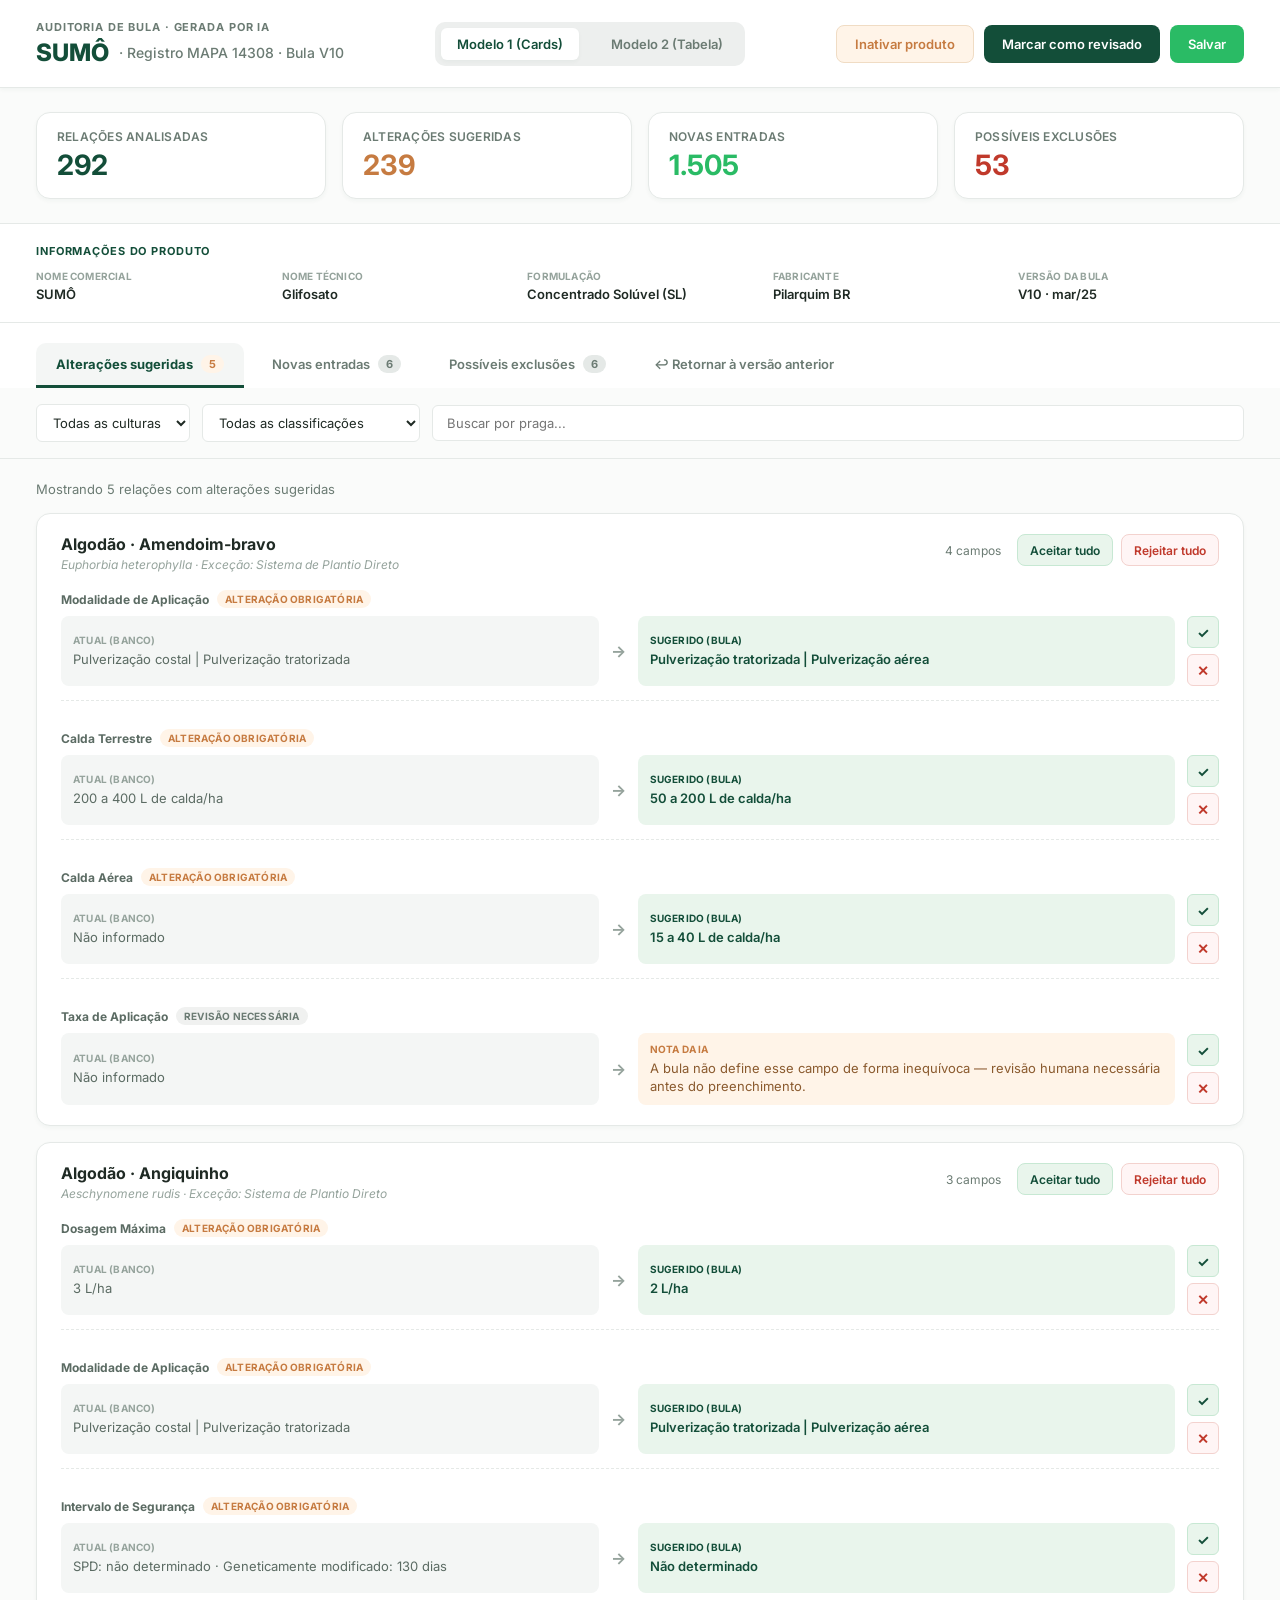
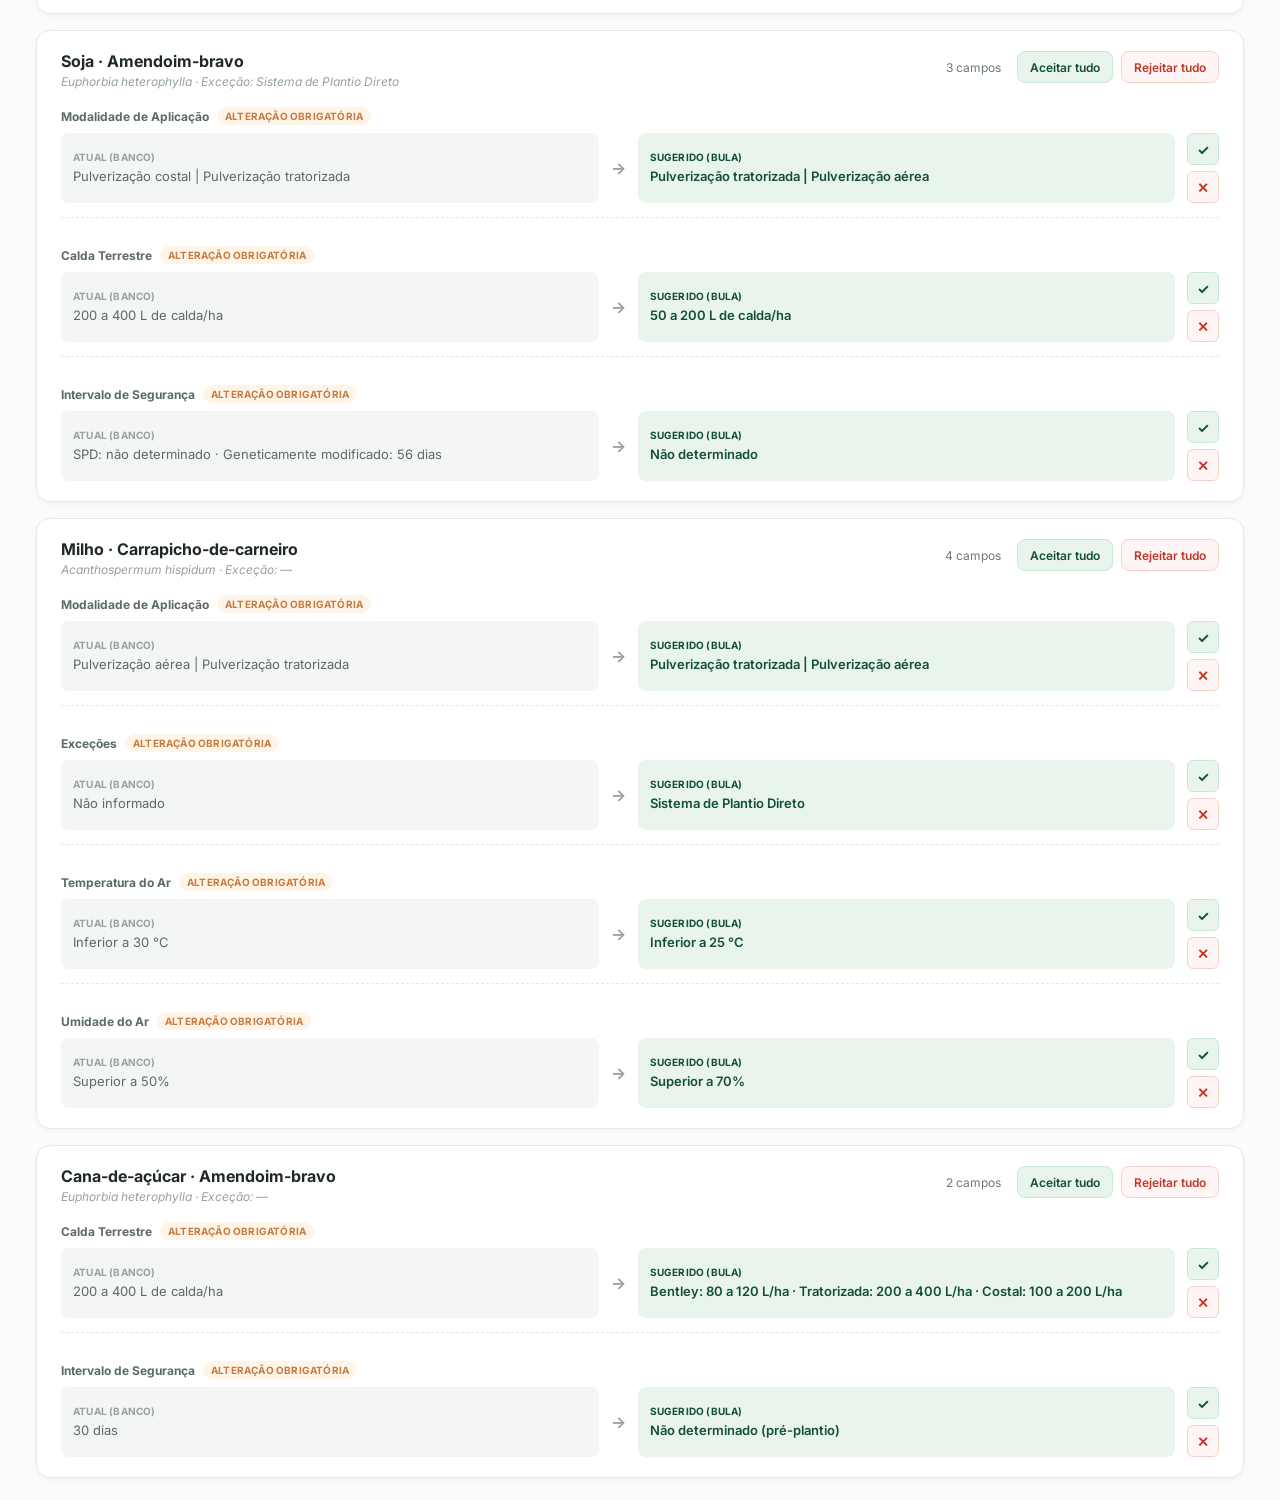
<file: index.html>
<!DOCTYPE html>
<html lang="pt-BR">
<head>
  <meta charset="utf-8">
  <meta name="viewport" content="width=device-width, initial-scale=1">
  <title>Comparador de Modelos - Auditoria de Bula</title>
  
  <!-- Estilos Globais e de Modelos -->
  <link rel="stylesheet" href="css/global.css">
  <link rel="stylesheet" href="css/modelo1.css">
  <link rel="stylesheet" href="css/modelo2.css">
  <link rel="stylesheet" href="css/rollback.css">
</head>
<body>

  <!-- Cabeçalho Fixo Global -->
  <header class="header">
    <div class="header-brand">
      <div class="header-title-pre">Auditoria de bula · gerada por IA</div>
      <div class="header-title">
        SUMÔ <span class="header-title-sub">· Registro MAPA 14308 · Bula V10</span>
      </div>
    </div>
    
    <!-- Navegação do Modelo (Router SPA) -->
    <nav class="header-nav">
      <button class="nav-btn" id="btn-modelo1">Modelo 1 (Cards)</button>
      <button class="nav-btn" id="btn-modelo2">Modelo 2 (Tabela)</button>
    </nav>
    
    <!-- Ações de Modificação Globais -->
    <div class="header-actions">
      <button class="btn btn-secondary" onclick="alert('Produto inativado com sucesso.')">Inativar produto</button>
      <button class="btn btn-primary" onclick="alert('Auditoria marcada como revisada.')">Marcar como revisado</button>
      <button class="btn btn-success" onclick="alert('Decisões salvas com sucesso no banco de dados.')">Salvar</button>
    </div>
  </header>

  <!-- Painel de Destaque Geral (Summary Strip) -->
  <div class="summary-strip">
    <div class="summary-item">
      <div class="summary-label">Relações analisadas</div>
      <div class="summary-value" id="count-analisadas">292</div>
    </div>
    <div class="summary-item">
      <div class="summary-label">Alterações sugeridas</div>
      <div class="summary-value warning" id="count-alteracoes">239</div>
    </div>
    <div class="summary-item">
      <div class="summary-label">Novas entradas</div>
      <div class="summary-value success" id="count-novas">1.505</div>
    </div>
    <div class="summary-item">
      <div class="summary-label">Possíveis exclusões</div>
      <div class="summary-value danger" id="count-exclusoes">53</div>
    </div>
  </div>

  <!-- Faixa de Detalhamento Técnico do Produto (Product Info) -->
  <div class="product-strip">
    <div class="product-strip-title">Informações do produto</div>
    <div class="product-info-grid">
      <div class="product-info-item">
        <div class="product-info-label">Nome Comercial</div>
        <div class="product-info-value">SUMÔ</div>
      </div>
      <div class="product-info-item">
        <div class="product-info-label">Nome Técnico</div>
        <div class="product-info-value">Glifosato</div>
      </div>
      <div class="product-info-item">
        <div class="product-info-label">Formulação</div>
        <div class="product-info-value">Concentrado Solúvel (SL)</div>
      </div>
      <div class="product-info-item">
        <div class="product-info-label">Fabricante</div>
        <div class="product-info-value">Pilarquim BR</div>
      </div>
      <div class="product-info-item">
        <div class="product-info-label">Versão da Bula</div>
        <div class="product-info-value">V10 · mar/25</div>
      </div>
    </div>
  </div>

  <!-- Área de View Dinâmica SPA -->
  <main id="app">
    <!-- As views views/modelo1.html e views/modelo2.html serão injetadas dinamicamente aqui -->
    <div style="padding: 56px; text-align: center; color: var(--text-secondary); font-size: 15px;">
      Carregando comparador de modelos...
    </div>
  </main>

  <!-- Código SPA Core -->
  <script src="js/app.js" type="module"></script>
</body>
</html>
</file>
<file: css/global.css>
/* import Inter font from Google Fonts */
@import url('https://fonts.googleapis.com/css2?family=Inter:wght@300;400;500;600;700;800&display=swap');

:root {
  /* HSL Palette */
  --primary-color: #134E39;      /* Forest Green */
  --primary-hover: #0d3627;
  --accent-color: #2ABB65;       /* Bright Green */
  --accent-light: #E9F5EC;
  --warning-color: #C67B41;      /* Warm Orange */
  --warning-light: #FFF4E8;
  --danger-color: #C0392B;       /* Dark Red */
  --danger-light: #FFF5F5;
  
  --bg-color: #EDEFEE;           /* Light Gray-Green */
  --bg-surface: #ffffff;
  --bg-surface-alt: #FAFBFA;
  
  --text-primary: #1F2A24;
  --text-secondary: #6B7B73;
  --text-muted: #95A39C;
  --text-light: #5B6B63;
  
  --border-color: #E5E9E7;
  --border-light: #F0F1F0;
  
  /* Shadows */
  --shadow-sm: 0 2px 4px rgba(19, 78, 57, 0.04);
  --shadow-md: 0 8px 24px rgba(19, 78, 57, 0.06);
  --shadow-lg: 0 12px 40px rgba(19, 78, 57, 0.10);
  
  /* Borders */
  --radius-sm: 6px;
  --radius-md: 10px;
  --radius-lg: 14px;
  --radius-xl: 18px;
  
  /* Fonts */
  --font-family: 'Inter', -apple-system, BlinkMacSystemFont, "Segoe UI", Roboto, sans-serif;
}

/* Reset */
* {
  margin: 0;
  padding: 0;
  box-sizing: border-box;
  font-family: var(--font-family);
}

body {
  background-color: var(--bg-color);
  color: var(--text-primary);
  min-height: 100vh;
  display: flex;
  flex-direction: column;
}

/* Header fixo */
.header {
  position: sticky;
  top: 0;
  z-index: 100;
  display: flex;
  justify-content: space-between;
  align-items: center;
  padding: 20px 36px;
  background-color: var(--bg-surface);
  border-bottom: 1px solid var(--border-color);
  box-shadow: var(--shadow-sm);
}

.header-brand {
  display: flex;
  flex-direction: column;
}

.header-title-pre {
  font-size: 11px;
  color: var(--text-secondary);
  font-weight: 700;
  letter-spacing: .08em;
  text-transform: uppercase;
}

.header-title {
  font-size: 24px;
  font-weight: 800;
  color: var(--primary-color);
  margin-top: 4px;
  display: flex;
  align-items: center;
  gap: 10px;
}

.header-title-sub {
  font-size: 14px;
  font-weight: 500;
  color: var(--text-secondary);
}

/* Navegação do Header */
.header-nav {
  display: flex;
  align-items: center;
  gap: 16px;
  background: var(--bg-color);
  padding: 6px;
  border-radius: var(--radius-md);
}

.nav-btn {
  padding: 8px 16px;
  border-radius: var(--radius-sm);
  border: none;
  background: transparent;
  color: var(--text-secondary);
  font-size: 13px;
  font-weight: 600;
  cursor: pointer;
  transition: all 0.2s cubic-bezier(0.4, 0, 0.2, 1);
}

.nav-btn:hover {
  color: var(--primary-color);
  background: rgba(19, 78, 57, 0.05);
}

.nav-btn.active {
  background-color: var(--bg-surface);
  color: var(--primary-color);
  box-shadow: var(--shadow-sm);
}

/* Botões de Ação do Header */
.header-actions {
  display: flex;
  gap: 10px;
}

.btn {
  padding: 10px 18px;
  border-radius: 8px;
  font-size: 13px;
  font-weight: 600;
  cursor: pointer;
  transition: all 0.2s;
  display: inline-flex;
  align-items: center;
  justify-content: center;
  gap: 6px;
}

.btn-primary {
  background-color: var(--primary-color);
  color: #fff;
  border: none;
}

.btn-primary:hover {
  background-color: var(--primary-hover);
  box-shadow: 0 4px 12px rgba(19, 78, 57, 0.15);
}

.btn-secondary {
  background-color: var(--warning-light);
  color: var(--warning-color);
  border: 1px solid #F0DCC4;
}

.btn-secondary:hover {
  background-color: #FFEAD2;
}

.btn-success {
  background-color: var(--accent-color);
  color: #fff;
  border: none;
}

.btn-success:hover {
  background-color: #24a155;
  box-shadow: 0 4px 12px rgba(42, 187, 101, 0.2);
}

/* Layout Principal */
.main-container {
  padding: 36px;
  max-width: 1600px;
  width: 100%;
  margin: 0 auto;
  display: flex;
  flex-direction: column;
  gap: 24px;
}

/* Painel Principal do Dashboard */
.dashboard-card {
  background: var(--bg-surface);
  border-radius: var(--radius-xl);
  box-shadow: var(--shadow-lg);
  overflow: hidden;
  border: 1px solid var(--border-color);
}

/* Summary Strip (Métricas) */
.summary-strip {
  display: grid;
  grid-template-columns: repeat(4, 1fr);
  gap: 16px;
  padding: 24px 36px;
  background-color: var(--bg-surface-alt);
  border-bottom: 1px solid var(--border-color);
}

.summary-item {
  background: var(--bg-surface);
  border: 1px solid var(--border-color);
  border-radius: var(--radius-lg);
  padding: 16px 20px;
  box-shadow: var(--shadow-sm);
  display: flex;
  flex-direction: column;
  gap: 4px;
}

.summary-label {
  font-size: 12px;
  color: var(--text-secondary);
  font-weight: 600;
  text-transform: uppercase;
  letter-spacing: .02em;
}

.summary-value {
  font-size: 28px;
  font-weight: 700;
  color: var(--primary-color);
}

.summary-value.warning { color: var(--warning-color); }
.summary-value.success { color: var(--accent-color); }
.summary-value.danger { color: var(--danger-color); }

/* Informações do Produto (Condensed) */
.product-strip {
  padding: 20px 36px;
  border-bottom: 1px solid var(--border-color);
  background-color: var(--bg-surface);
}

.product-strip-title {
  font-size: 11px;
  font-weight: 700;
  color: var(--primary-color);
  text-transform: uppercase;
  letter-spacing: .08em;
  margin-bottom: 12px;
}

.product-info-grid {
  display: grid;
  grid-template-columns: repeat(5, 1fr);
  gap: 20px;
}

.product-info-item {
  display: flex;
  flex-direction: column;
  gap: 4px;
}

.product-info-label {
  font-size: 10px;
  color: var(--text-muted);
  font-weight: 700;
  text-transform: uppercase;
  letter-spacing: .02em;
}

.product-info-value {
  font-size: 13px;
  color: var(--text-primary);
  font-weight: 600;
}

/* Tabs */
.tabs-container {
  display: flex;
  gap: 8px;
  padding: 20px 36px 0;
  background-color: var(--bg-surface);
}

.tab-btn {
  padding: 12px 20px;
  border-radius: var(--radius-md) var(--radius-md) 0 0;
  border: none;
  border-bottom: 3px solid transparent;
  background: transparent;
  color: var(--text-secondary);
  font-size: 13px;
  font-weight: 600;
  cursor: pointer;
  display: flex;
  align-items: center;
  gap: 8px;
  transition: all 0.2s;
}

.tab-btn:hover {
  color: var(--primary-color);
  background-color: var(--border-light);
}

.tab-btn.active {
  border-bottom: 3px solid var(--primary-color);
  background-color: #F4F6F5;
  color: var(--primary-color);
  font-weight: 700;
}

.tab-badge {
  font-size: 11px;
  font-weight: 700;
  padding: 2px 8px;
  border-radius: 999px;
  background: var(--border-color);
  color: var(--text-secondary);
}

.tab-btn.active .tab-badge.warning { background: var(--warning-light); color: var(--warning-color); }
.tab-btn.active .tab-badge.success { background: var(--accent-light); color: var(--primary-color); }
.tab-btn.active .tab-badge.danger { background: var(--danger-light); color: var(--danger-color); }

/* Filtros */
.filters-strip {
  display: flex;
  gap: 12px;
  align-items: center;
  padding: 16px 36px;
  border-bottom: 1px solid var(--border-color);
  background: var(--bg-surface-alt);
}

.filter-select {
  padding: 9px 12px;
  border-radius: var(--radius-sm);
  border: 1px solid var(--border-color);
  font-size: 13px;
  color: var(--text-primary);
  background: var(--bg-surface);
  outline: none;
  cursor: pointer;
  transition: border-color 0.2s;
}

.filter-select:focus {
  border-color: var(--primary-color);
}

.filter-input {
  flex: 1;
  padding: 9px 14px;
  border-radius: var(--radius-sm);
  border: 1px solid var(--border-color);
  font-size: 13px;
  color: var(--text-primary);
  background: var(--bg-surface);
  outline: none;
  transition: border-color 0.2s;
}

.filter-input:focus {
  border-color: var(--primary-color);
}

/* Badges e Status */
.badge {
  font-size: 10px;
  font-weight: 700;
  padding: 3px 8px;
  border-radius: 999px;
  text-transform: uppercase;
  letter-spacing: .02em;
  display: inline-flex;
  align-items: center;
}

.badge-danger { background-color: var(--danger-light); color: var(--danger-color); }
.badge-warning { background-color: var(--warning-light); color: var(--warning-color); }
.badge-success { background-color: var(--accent-light); color: var(--primary-color); }
.badge-secondary { background-color: var(--border-light); color: var(--text-secondary); }

/* Botões de Ação Unitários (Aceitar / Rejeitar) */
.btn-action-circle {
  width: 32px;
  height: 32px;
  border-radius: var(--radius-sm);
  display: flex;
  align-items: center;
  justify-content: center;
  font-size: 14px;
  font-weight: bold;
  cursor: pointer;
  transition: all 0.2s;
  border: 1px solid transparent;
}

.btn-action-circle.check {
  background-color: var(--accent-light);
  border-color: #C7E8D3;
  color: var(--primary-color);
}

.btn-action-circle.check:hover {
  background-color: #d1ebd9;
  transform: translateY(-1px);
}

.btn-action-circle.cross {
  background-color: var(--danger-light);
  border-color: #F3D2CE;
  color: var(--danger-color);
}

.btn-action-circle.cross:hover {
  background-color: #ffd6d2;
  transform: translateY(-1px);
}

.decision-banner {
  font-size: 11px;
  font-weight: 600;
  margin-top: 8px;
  display: flex;
  align-items: center;
  gap: 4px;
}

.decision-banner.accepted { color: var(--primary-color); }
.decision-banner.rejected { color: var(--danger-color); }
</file>
<file: css/modelo1.css>
/* Modelo 1 Specific Styling (Cards View) */

.modelo1-view {
  background-color: var(--bg-surface-alt);
  padding: 22px 36px;
}

.view-header-summary {
  font-size: 13px;
  color: var(--text-secondary);
  margin-bottom: 16px;
}

/* Card layout */
.card-list {
  display: flex;
  flex-direction: column;
  gap: 16px;
}

.card-item {
  background: var(--bg-surface);
  border: 1px solid var(--border-color);
  border-radius: var(--radius-lg);
  padding: 20px 24px;
  box-shadow: var(--shadow-sm);
  transition: transform 0.2s, box-shadow 0.2s;
}

.card-item:hover {
  transform: translateY(-2px);
  box-shadow: var(--shadow-md);
}

.card-header {
  display: flex;
  justify-content: space-between;
  align-items: flex-start;
  margin-bottom: 18px;
}

.card-title {
  font-size: 16px;
  font-weight: 700;
  color: var(--text-primary);
}

.card-subtitle {
  font-size: 12px;
  color: var(--text-muted);
  font-style: italic;
  margin-top: 3px;
}

.card-header-actions {
  display: flex;
  gap: 8px;
  align-items: center;
}

.card-fields-count {
  font-size: 12px;
  color: var(--text-secondary);
  margin-right: 8px;
}

/* Diff Fields */
.diff-fields-list {
  display: flex;
  flex-direction: column;
  gap: 14px;
}

.field-diff-row {
  margin-bottom: 14px;
  padding-bottom: 14px;
  border-bottom: 1px dashed var(--border-color);
}

.field-diff-row:last-child {
  margin-bottom: 0;
  padding-bottom: 0;
  border-bottom: none;
}

.field-diff-header {
  display: flex;
  align-items: center;
  gap: 8px;
  margin-bottom: 8px;
}

.field-label {
  font-size: 12px;
  color: var(--text-light);
  font-weight: 700;
}

.diff-blocks {
  display: flex;
  gap: 12px;
  align-items: stretch;
}

.diff-block {
  flex: 1;
  background: #F4F6F5;
  border-radius: 8px;
  padding: 10px 12px;
  display: flex;
  flex-direction: column;
  justify-content: center;
}

.diff-block-title {
  font-size: 10px;
  color: var(--text-muted);
  font-weight: 700;
  margin-bottom: 4px;
  text-transform: uppercase;
  letter-spacing: .02em;
}

.diff-block-val {
  font-size: 13px;
  color: var(--text-light);
  line-height: 1.4;
}

.diff-arrow {
  align-self: center;
  color: var(--text-muted);
  font-size: 16px;
  font-weight: bold;
}

.diff-block.ia-note {
  background: var(--warning-light);
}

.diff-block.ia-note .diff-block-title {
  color: var(--warning-color);
}

.diff-block.ia-note .diff-block-val {
  color: #8A5A2E;
}

.diff-block.suggested {
  background: var(--accent-light);
}

.diff-block.suggested .diff-block-title {
  color: var(--primary-color);
}

.diff-block.suggested .diff-block-val {
  color: var(--primary-color);
  font-weight: 600;
}

.field-diff-actions {
  display: flex;
  flex-direction: column;
  gap: 6px;
  justify-content: center;
}

/* View de Novas Entradas */
.new-entry-header {
  display: flex;
  justify-content: space-between;
  align-items: flex-start;
  margin-bottom: 14px;
}

.new-entry-grid {
  display: grid;
  grid-template-columns: repeat(4, 1fr);
  gap: 16px;
  background: var(--bg-surface-alt);
  padding: 14px 16px;
  border-radius: var(--radius-md);
  border: 1px solid var(--border-color);
}

.new-entry-info-item {
  display: flex;
  flex-direction: column;
  gap: 4px;
}

.new-entry-info-label {
  font-size: 10px;
  color: var(--text-muted);
  font-weight: 600;
  text-transform: uppercase;
  letter-spacing: .02em;
}

.new-entry-info-val {
  font-size: 13px;
  color: var(--text-primary);
}

/* View de Exclusões */
.exclusion-header {
  display: flex;
  justify-content: space-between;
  align-items: flex-start;
}

.exclusion-justification {
  font-size: 13px;
  color: var(--text-light);
  margin-top: 10px;
  line-height: 1.4;
}

.exclusion-source {
  font-size: 11px;
  color: var(--text-muted);
  margin-top: 4px;
}

.exclusion-actions {
  display: flex;
  gap: 8px;
  flex-shrink: 0;
}
</file>
<file: css/modelo2.css>
/* Modelo 2 Specific Styling (Table + Sidebar View) */

.modelo2-view {
  display: flex;
  min-height: 520px;
  background-color: var(--bg-surface);
}

.table-side {
  flex: 1;
  padding: 18px 0 24px;
  background-color: var(--bg-surface-alt);
  border-right: 1px solid var(--border-color);
}

.table-summary-info {
  padding: 0 36px 14px;
  font-size: 13px;
  color: var(--text-secondary);
}

/* Densified Table */
.densa-table {
  width: 100%;
  border-collapse: collapse;
}

.densa-table th {
  font-size: 11px;
  color: var(--text-muted);
  text-transform: uppercase;
  font-weight: 700;
  padding: 12px 36px 12px 24px;
  border-bottom: 1px solid var(--border-color);
  text-align: left;
  background-color: var(--bg-surface-alt);
}

.densa-table th:first-child {
  padding-left: 36px;
}

.densa-table td {
  padding: 14px 24px;
  font-size: 13px;
  color: var(--text-primary);
  border-bottom: 1px solid var(--border-color);
}

.densa-table td:first-child {
  padding-left: 36px;
}

.densa-table tbody tr {
  cursor: pointer;
  background-color: var(--bg-surface);
  transition: background-color 0.2s, border-left-color 0.2s;
  border-left: 3px solid transparent;
}

.densa-table tbody tr:hover {
  background-color: rgba(19, 78, 57, 0.02);
}

.densa-table tbody tr.active-row {
  background-color: rgba(19, 78, 57, 0.05);
  border-left-color: var(--primary-color);
}

.praga-td-title {
  font-weight: 600;
  color: var(--text-primary);
}

.praga-td-sub {
  font-size: 11px;
  color: var(--text-muted);
  font-style: italic;
  margin-top: 2px;
}

/* Detail Drawer (Right Sidebar) */
.drawer-side {
  width: 440px;
  padding: 24px;
  background-color: var(--bg-surface);
  position: sticky;
  top: 80px;
  height: calc(100vh - 80px);
  overflow-y: auto;
  border-left: 1px solid var(--border-color);
}

.drawer-title {
  font-size: 16px;
  font-weight: 700;
  color: var(--text-primary);
}

.drawer-subtitle {
  font-size: 12px;
  color: var(--text-muted);
  font-style: italic;
  margin-top: 2px;
  margin-bottom: 18px;
}

.drawer-field-diff {
  margin-bottom: 16px;
  padding-bottom: 16px;
  border-bottom: 1px dashed var(--border-color);
}

.drawer-field-diff:last-child {
  margin-bottom: 0;
  padding-bottom: 0;
  border-bottom: none;
}

.drawer-field-label {
  font-size: 12px;
  color: var(--text-light);
  font-weight: 700;
  margin-bottom: 8px;
}

.drawer-block {
  background: #F4F6F5;
  border-radius: 8px;
  padding: 10px 12px;
  margin-bottom: 8px;
  display: flex;
  flex-direction: column;
}

.drawer-block-title {
  font-size: 10px;
  color: var(--text-muted);
  font-weight: 700;
  margin-bottom: 3px;
  text-transform: uppercase;
  letter-spacing: .02em;
}

.drawer-block-val {
  font-size: 13px;
  color: var(--text-light);
  line-height: 1.4;
}

.drawer-block.ia-note {
  background-color: var(--warning-light);
}

.drawer-block.ia-note .drawer-block-title {
  color: var(--warning-color);
}

.drawer-block.ia-note .drawer-block-val {
  color: #8A5A2E;
}

.drawer-block.suggested {
  background-color: var(--accent-light);
}

.drawer-block.suggested .drawer-block-title {
  color: var(--primary-color);
}

.drawer-block.suggested .drawer-block-val {
  color: var(--primary-color);
  font-weight: 600;
}

.drawer-field-actions {
  display: flex;
  gap: 8px;
  margin-top: 10px;
}

.drawer-field-actions button {
  flex: 1;
  padding: 8px;
  border-radius: 7px;
  font-size: 12px;
  font-weight: 600;
  cursor: pointer;
  transition: all 0.2s;
  display: inline-flex;
  align-items: center;
  justify-content: center;
  gap: 4px;
}

.drawer-btn-accept {
  background-color: var(--accent-light);
  border: 1px solid #C7E8D3;
  color: var(--primary-color);
}

.drawer-btn-accept:hover {
  background-color: #d1ebd9;
}

.drawer-btn-reject {
  background-color: var(--danger-light);
  border: 1px solid #F3D2CE;
  color: var(--danger-color);
}

.drawer-btn-reject:hover {
  background-color: #ffd6d2;
}

/* Grid layout within Drawer for Novas */
.drawer-new-grid {
  display: grid;
  grid-template-columns: 1fr 1fr;
  gap: 14px;
  margin-bottom: 18px;
}

.drawer-new-item {
  display: flex;
  flex-direction: column;
  gap: 3px;
}

.drawer-new-label {
  font-size: 10px;
  color: var(--text-muted);
  font-weight: 600;
  text-transform: uppercase;
  letter-spacing: .02em;
}

.drawer-new-val {
  font-size: 13px;
  color: var(--text-primary);
}

/* Drawer empty state */
.drawer-empty-state {
  display: flex;
  flex-direction: column;
  align-items: center;
  justify-content: center;
  height: 100%;
  min-height: 350px;
  text-align: center;
  color: var(--text-muted);
  font-size: 13px;
  padding: 0 20px;
  line-height: 1.5;
}

.drawer-empty-state svg {
  width: 48px;
  height: 48px;
  fill: none;
  stroke: var(--text-muted);
  stroke-width: 1.5;
  margin-bottom: 16px;
}
</file>
<file: css/rollback.css>
/* === ROLLBACK VIEW — Retornar à Versão Anterior === */

.rollback-view {
  background-color: var(--bg-surface-alt);
  padding: 0;
}

/* Banner de Seleção de Versão */
.rollback-version-banner {
  display: flex;
  align-items: center;
  gap: 20px;
  padding: 20px 36px;
  background-color: var(--bg-surface);
  border-bottom: 1px solid var(--border-color);
  flex-wrap: wrap;
}

.rollback-version-banner label {
  font-size: 13px;
  font-weight: 700;
  color: var(--text-secondary);
  text-transform: uppercase;
  letter-spacing: .04em;
  white-space: nowrap;
}

.version-select-wrapper {
  display: flex;
  align-items: center;
  gap: 12px;
  flex: 1;
  min-width: 280px;
}

.version-select {
  padding: 10px 16px;
  border-radius: var(--radius-md);
  border: 2px solid var(--border-color);
  font-size: 14px;
  font-weight: 600;
  color: var(--text-primary);
  background: var(--bg-surface);
  outline: none;
  cursor: pointer;
  transition: border-color 0.2s;
  flex: 1;
}

.version-select:focus {
  border-color: var(--warning-color);
}

.version-meta {
  display: flex;
  align-items: center;
  gap: 8px;
  flex-shrink: 0;
}

.version-meta-chip {
  display: inline-flex;
  align-items: center;
  gap: 4px;
  font-size: 11px;
  font-weight: 600;
  padding: 4px 10px;
  border-radius: 999px;
  background: var(--warning-light);
  color: var(--warning-color);
  border: 1px solid #F0DCC4;
}

/* Alert de Rollback */
.rollback-alert {
  display: flex;
  align-items: flex-start;
  gap: 14px;
  margin: 20px 36px;
  padding: 16px 20px;
  background: #FFF8E6;
  border: 1px solid #F0DCC4;
  border-radius: var(--radius-lg);
  border-left: 4px solid var(--warning-color);
}

.rollback-alert-icon {
  font-size: 20px;
  line-height: 1;
  flex-shrink: 0;
  margin-top: 2px;
}

.rollback-alert-text {
  flex: 1;
}

.rollback-alert-title {
  font-size: 14px;
  font-weight: 700;
  color: var(--warning-color);
  margin-bottom: 4px;
}

.rollback-alert-desc {
  font-size: 13px;
  color: #8A5A2E;
  line-height: 1.5;
}

/* Tabela de Resumo da Versão */
.rollback-summary-grid {
  display: grid;
  grid-template-columns: repeat(3, 1fr);
  gap: 16px;
  margin: 0 36px 20px;
}

.rollback-summary-card {
  background: var(--bg-surface);
  border: 1px solid var(--border-color);
  border-radius: var(--radius-lg);
  padding: 16px 20px;
  display: flex;
  flex-direction: column;
  gap: 4px;
}

.rollback-summary-label {
  font-size: 11px;
  font-weight: 700;
  color: var(--text-muted);
  text-transform: uppercase;
  letter-spacing: .04em;
}

.rollback-summary-value {
  font-size: 15px;
  font-weight: 600;
  color: var(--text-primary);
}

/* Lista de Itens do Rollback */
.rollback-items-header {
  display: flex;
  justify-content: space-between;
  align-items: center;
  padding: 0 36px 12px;
  font-size: 13px;
  color: var(--text-secondary);
}

.rollback-items-list {
  padding: 0 36px 24px;
  display: flex;
  flex-direction: column;
  gap: 16px;
}

/* Card de Item de Rollback */
.rollback-item-card {
  background: var(--bg-surface);
  border: 1px solid var(--border-color);
  border-radius: var(--radius-lg);
  overflow: hidden;
  box-shadow: var(--shadow-sm);
}

.rollback-item-header {
  display: flex;
  justify-content: space-between;
  align-items: center;
  padding: 16px 20px;
  background: var(--bg-surface-alt);
  border-bottom: 1px solid var(--border-color);
}

.rollback-item-title {
  font-size: 15px;
  font-weight: 700;
  color: var(--text-primary);
}

.rollback-item-subtitle {
  font-size: 12px;
  color: var(--text-muted);
  font-style: italic;
  margin-top: 2px;
}

.rollback-item-badge {
  font-size: 11px;
  font-weight: 700;
  padding: 3px 10px;
  border-radius: 999px;
  background: var(--warning-light);
  color: var(--warning-color);
  border: 1px solid #F0DCC4;
  white-space: nowrap;
}

/* Linhas de Comparação do Rollback */
.rollback-field-list {
  padding: 4px 20px 16px;
}

.rollback-field-row {
  display: grid;
  grid-template-columns: 1fr auto 1fr;
  align-items: center;
  gap: 12px;
  padding: 12px 0;
  border-bottom: 1px dashed var(--border-color);
}

.rollback-field-row:last-child {
  border-bottom: none;
}

.rollback-field-label {
  font-size: 11px;
  font-weight: 700;
  color: var(--text-secondary);
  text-transform: uppercase;
  letter-spacing: .02em;
  margin-bottom: 6px;
  display: block;
}

.rollback-field-val-box {
  border-radius: var(--radius-sm);
  padding: 10px 12px;
  font-size: 13px;
  line-height: 1.4;
  width: 100%;
}

.rollback-field-val-box.current {
  background: #E9F5EC;
  color: #134E39;
  border: 1px solid #C7E8D3;
  font-weight: 600;
}

.rollback-field-val-box.previous {
  background: var(--warning-light);
  color: #8A5A2E;
  border: 1px solid #F0DCC4;
}

.rollback-field-val-label {
  font-size: 9px;
  font-weight: 700;
  text-transform: uppercase;
  letter-spacing: .06em;
  margin-bottom: 4px;
  display: block;
}

.rollback-field-val-label.current { color: #134E39; }
.rollback-field-val-label.previous { color: var(--warning-color); }

.rollback-arrow {
  font-size: 20px;
  color: var(--text-muted);
  text-align: center;
  font-weight: bold;
}

/* Barra de Confirmação de Rollback */
.rollback-confirm-bar {
  position: sticky;
  bottom: 0;
  background: var(--bg-surface);
  border-top: 1px solid var(--border-color);
  padding: 16px 36px;
  display: flex;
  justify-content: space-between;
  align-items: center;
  box-shadow: 0 -4px 16px rgba(0,0,0,0.06);
  z-index: 50;
}

.rollback-confirm-text {
  font-size: 14px;
  font-weight: 600;
  color: var(--text-primary);
}

.rollback-confirm-sub {
  font-size: 12px;
  color: var(--text-secondary);
  margin-top: 2px;
}

.rollback-confirm-actions {
  display: flex;
  gap: 12px;
}

.btn-rollback-cancel {
  padding: 10px 20px;
  border-radius: var(--radius-md);
  border: 1px solid var(--border-color);
  background: var(--bg-surface);
  color: var(--text-secondary);
  font-size: 13px;
  font-weight: 600;
  cursor: pointer;
  transition: all 0.2s;
}

.btn-rollback-cancel:hover {
  background: var(--border-light);
}

.btn-rollback-confirm {
  padding: 10px 24px;
  border-radius: var(--radius-md);
  border: none;
  background: var(--warning-color);
  color: #fff;
  font-size: 13px;
  font-weight: 700;
  cursor: pointer;
  transition: all 0.2s;
  display: flex;
  align-items: center;
  gap: 6px;
}

.btn-rollback-confirm:hover {
  background: #b86f39;
  box-shadow: 0 4px 12px rgba(198, 123, 65, 0.3);
}

/* Estado de Sucesso do Rollback */
.rollback-success-state {
  display: flex;
  flex-direction: column;
  align-items: center;
  justify-content: center;
  padding: 60px 36px;
  text-align: center;
  gap: 12px;
}

.rollback-success-icon {
  font-size: 48px;
  margin-bottom: 8px;
}

.rollback-success-title {
  font-size: 22px;
  font-weight: 700;
  color: var(--primary-color);
}

.rollback-success-desc {
  font-size: 14px;
  color: var(--text-secondary);
  max-width: 460px;
  line-height: 1.6;
}

/* Estado Vazio (nenhuma versão selecionada) */
.rollback-empty-state {
  display: flex;
  flex-direction: column;
  align-items: center;
  justify-content: center;
  padding: 60px 36px;
  text-align: center;
  color: var(--text-muted);
  gap: 12px;
}

.rollback-empty-icon {
  font-size: 40px;
  opacity: 0.5;
}

.rollback-empty-text {
  font-size: 14px;
  max-width: 360px;
  line-height: 1.6;
}
</file>
